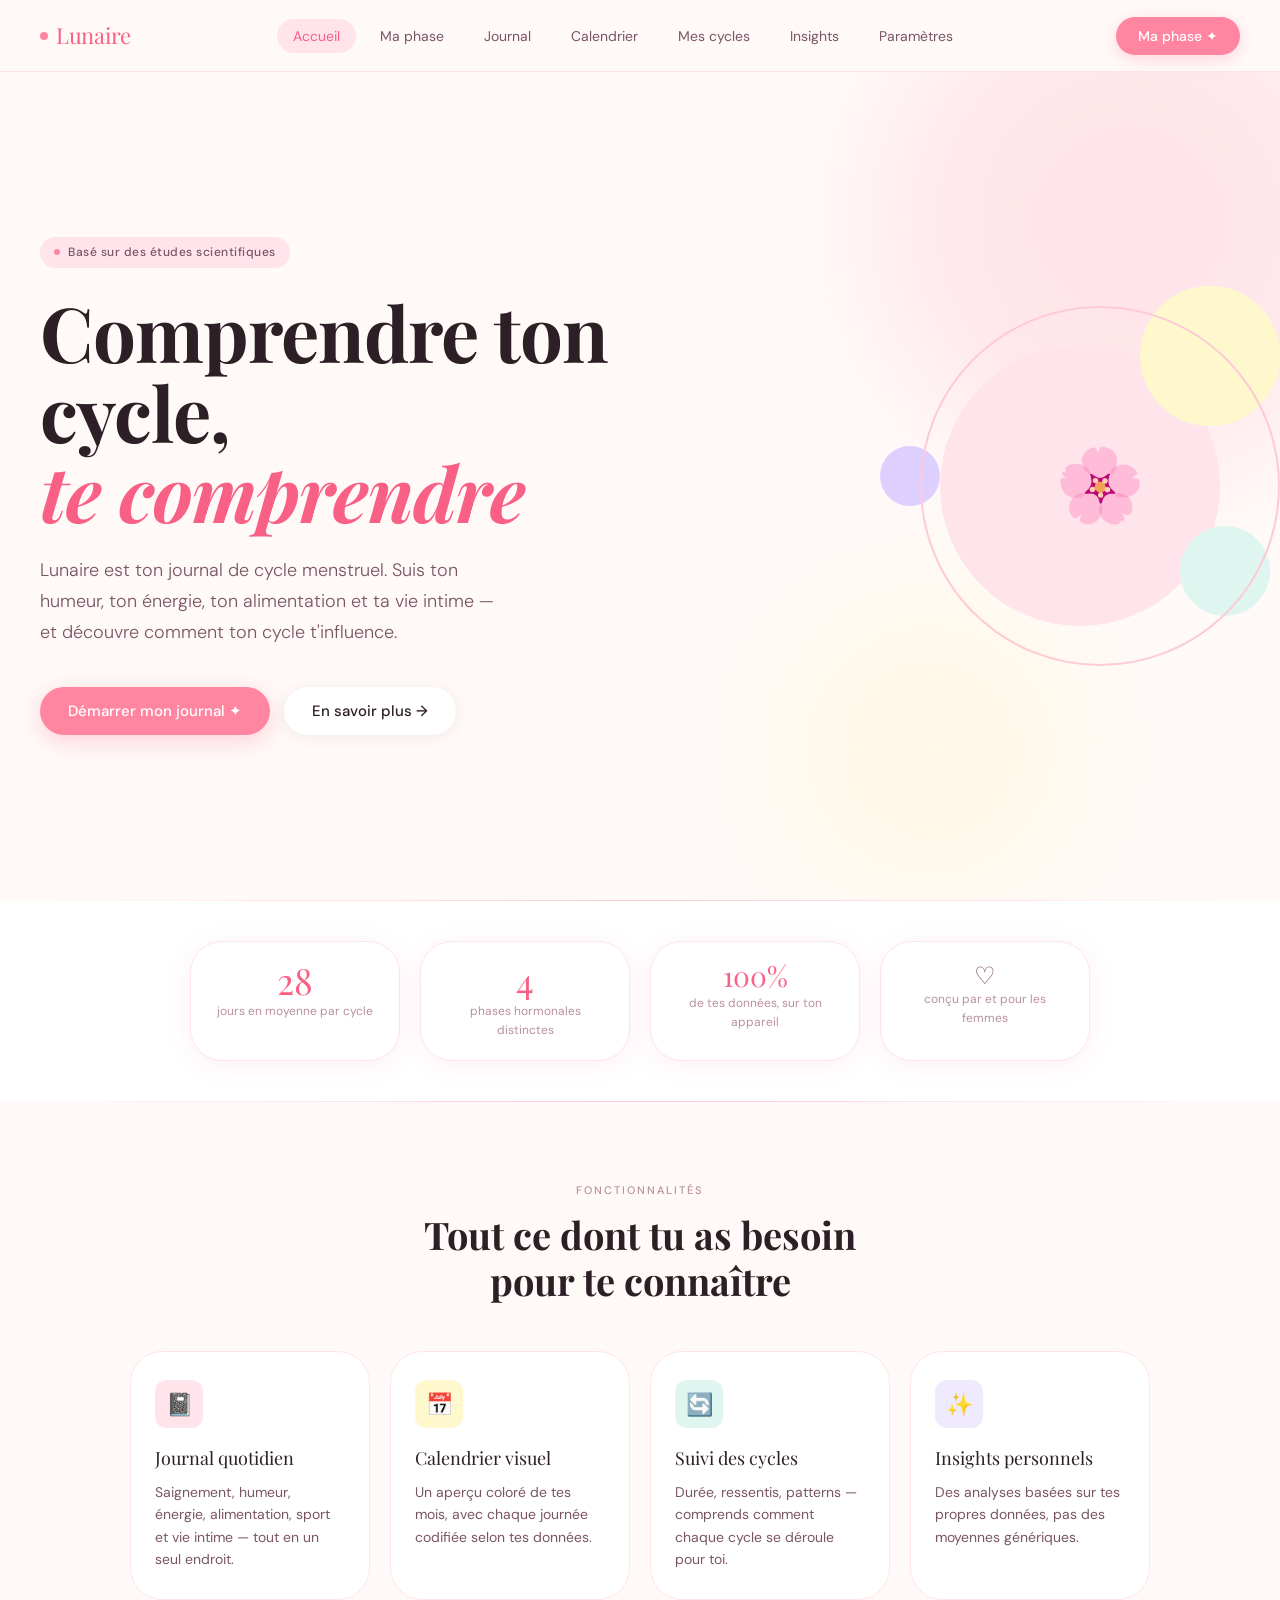
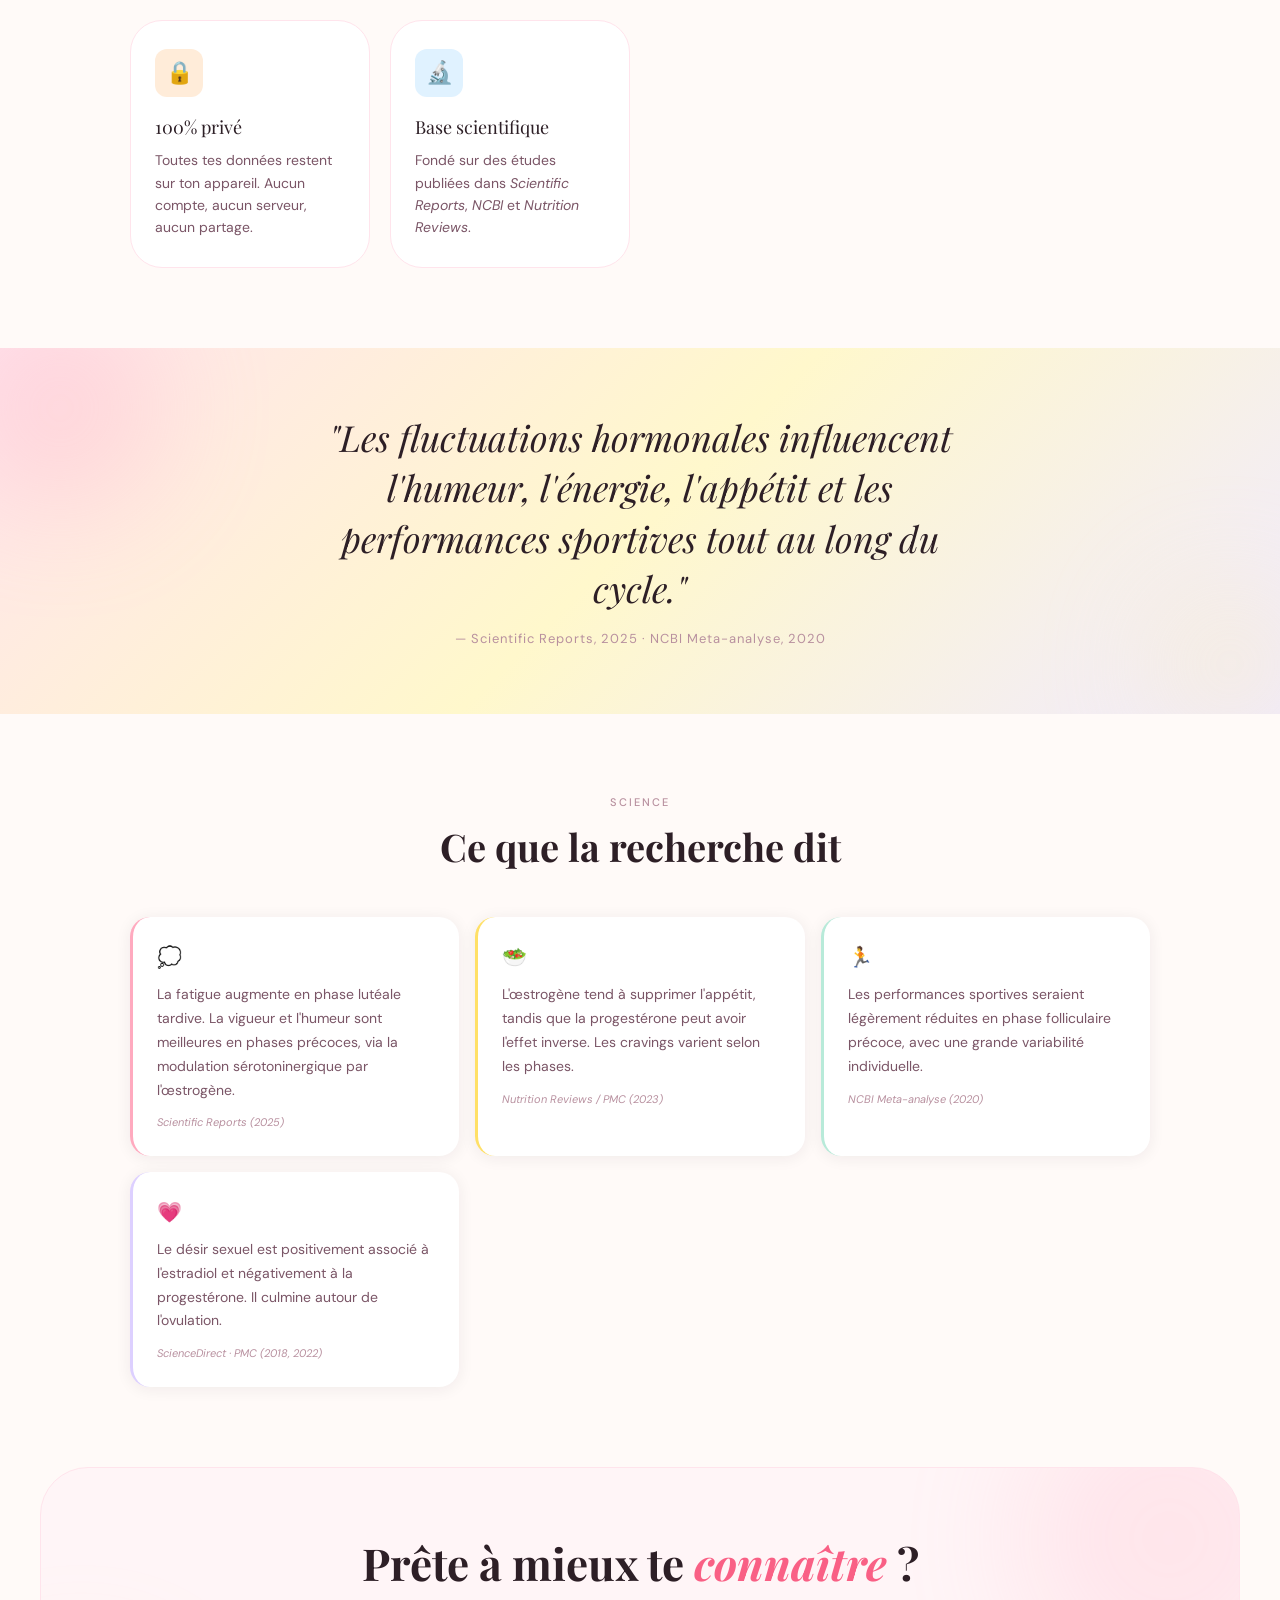
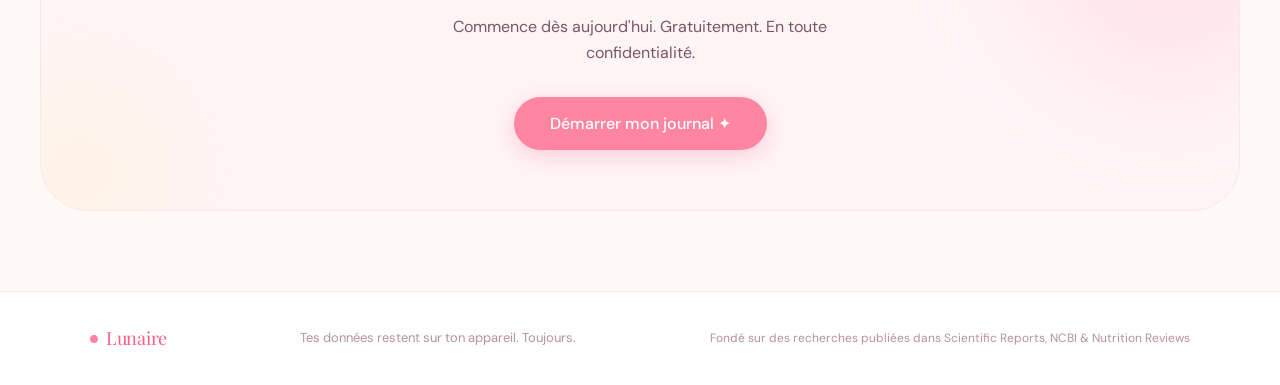
<file: cycle_app/index.html>
<!DOCTYPE html>
<html lang="fr">
<head>
<meta charset="UTF-8">
<meta name="viewport" content="width=device-width, initial-scale=1.0">
<title>Lunaire — Mon cycle menstruel</title>
<link rel="stylesheet" href="css/style.css">
<link rel="stylesheet" href="css/pages.css">
<style>
/* ─── Home page ─── */
.hero {
  position: relative;
  min-height: calc(100vh - var(--nav-h));
  display: flex;
  align-items: center;
  overflow: hidden;
  padding: 80px 40px;
}
.hero-inner {
  position: relative;
  z-index: 1;
  max-width: 620px;
}
.hero-eyebrow {
  display: inline-flex;
  align-items: center;
  gap: 8px;
  background: var(--pink-100);
  color: var(--text-mid);
  padding: 6px 14px;
  border-radius: 99px;
  font-size: 12px;
  font-weight: 500;
  letter-spacing: 0.5px;
  margin-bottom: 24px;
}
.hero-eyebrow .dot { width: 6px; height: 6px; border-radius: 50%; background: var(--pink-400); }
.hero h1 {
  font-family: var(--font-display);
  font-size: clamp(40px, 7vw, 76px);
  line-height: 1.05;
  letter-spacing: -1px;
  color: var(--text-dark);
  margin-bottom: 24px;
}
.hero h1 em { font-style: italic; color: var(--pink-500); }
.hero-sub {
  font-size: 18px;
  font-weight: 300;
  color: var(--text-mid);
  line-height: 1.7;
  margin-bottom: 40px;
  max-width: 460px;
}
.hero-actions {
  display: flex;
  align-items: center;
  gap: 14px;
  flex-wrap: wrap;
}
.hero-visual {
  position: absolute;
  right: -60px;
  top: 50%;
  transform: translateY(-50%);
  width: 480px;
  height: 480px;
  pointer-events: none;
}
.hero-circle {
  position: absolute;
  border-radius: 50%;
  animation: float 6s ease-in-out infinite;
}
@keyframes float {
  0%,100% { transform: translateY(0) rotate(0deg); }
  50% { transform: translateY(-20px) rotate(5deg); }
}
.moon-ring {
  width: 360px; height: 360px;
  top: 50%; left: 50%;
  transform: translate(-50%,-50%);
  border: 2px solid var(--pink-200);
  position: absolute;
  border-radius: 50%;
  animation: spin 30s linear infinite;
}
@keyframes spin { to { transform: translate(-50%,-50%) rotate(360deg); } }

/* Feature grid */
.features-grid {
  display: grid;
  grid-template-columns: repeat(auto-fit, minmax(220px, 1fr));
  gap: 20px;
  margin-top: 0;
}
.feature-card {
  background: var(--white);
  border: 1px solid var(--pink-100);
  border-radius: var(--radius-lg);
  padding: 28px 24px;
  transition: all 0.25s;
  cursor: default;
}
.feature-card:hover {
  transform: translateY(-6px);
  box-shadow: var(--shadow-float);
  border-color: var(--pink-200);
}
.feature-icon {
  width: 48px; height: 48px;
  border-radius: var(--radius-sm);
  display: flex; align-items: center; justify-content: center;
  font-size: 22px;
  margin-bottom: 16px;
}
.feature-title {
  font-family: var(--font-display);
  font-size: 18px;
  margin-bottom: 8px;
  color: var(--text-dark);
}
.feature-desc {
  font-size: 14px;
  color: var(--text-mid);
  line-height: 1.6;
}

/* Quote band */
.quote-band {
  background: linear-gradient(135deg, var(--pink-100) 0%, var(--yellow-100) 50%, var(--lavender-100) 100%);
  padding: 64px 40px;
  text-align: center;
  position: relative;
  overflow: hidden;
}
.quote-text {
  font-family: var(--font-display);
  font-size: clamp(22px, 3vw, 36px);
  font-style: italic;
  color: var(--text-dark);
  max-width: 700px;
  margin: 0 auto 16px;
  line-height: 1.4;
}
.quote-source {
  font-size: 13px;
  color: var(--text-soft);
  letter-spacing: 1px;
}

/* Science section */
.science-grid {
  display: grid;
  grid-template-columns: repeat(auto-fit, minmax(260px, 1fr));
  gap: 16px;
}
.science-card {
  background: var(--white);
  border-radius: var(--radius-md);
  padding: 24px;
  border-left: 3px solid var(--pink-300);
  box-shadow: var(--shadow-card);
}
.science-card.yellow { border-left-color: var(--yellow-300); }
.science-card.mint { border-left-color: var(--mint-200); }
.science-card.lavender { border-left-color: var(--lavender-200); }
.science-source {
  font-size: 11px;
  color: var(--text-soft);
  margin-top: 12px;
  font-style: italic;
}

/* CTA section */
.cta-section {
  background: var(--pink-50);
  border-radius: var(--radius-xl);
  padding: 60px;
  text-align: center;
  margin: 0 40px 80px;
  border: 1px solid var(--pink-100);
  position: relative;
  overflow: hidden;
}
.cta-section h2 {
  font-family: var(--font-display);
  font-size: clamp(28px, 4vw, 44px);
  margin-bottom: 16px;
}
.cta-section h2 em { font-style: italic; color: var(--pink-500); }
.cta-section p {
  color: var(--text-mid);
  font-size: 16px;
  margin-bottom: 32px;
  max-width: 440px;
  margin-left: auto;
  margin-right: auto;
}

@media (max-width: 768px) {
  .hero { flex-direction: column; padding: 40px 20px; min-height: auto; }
  .hero-visual { display: none; }
  .hero h1 { font-size: 40px; }
  .cta-section { margin: 0 20px 60px; padding: 40px 24px; }
  .quote-band { padding: 48px 20px; }
}
</style>
</head>
<body>

<!-- Navigation -->
<nav class="nav">
  <a href="#" class="nav-logo" onclick="navigate('home');return false;">
    <span class="dot"></span>
    Lunaire
  </a>
  <ul class="nav-links">
    <li><a href="#" data-page="home" onclick="navigate('home');return false;">Accueil</a></li>
    <li><a href="#" data-page="phase" onclick="navigate('phase');return false;">Ma phase</a></li>
    <li><a href="#" data-page="journal" onclick="navigate('journal');return false;">Journal</a></li>
    <li><a href="#" data-page="calendrier" onclick="navigate('calendrier');return false;">Calendrier</a></li>
    <li><a href="#" data-page="cycles" onclick="navigate('cycles');return false;">Mes cycles</a></li>
    <li><a href="#" data-page="insights" onclick="navigate('insights');return false;">Insights</a></li>
    <li><a href="#" data-page="parametres" onclick="navigate('parametres');return false;">Paramètres</a></li>
  </ul>
  <button class="nav-cta" onclick="navigate('phase')">Ma phase ✦</button>
  <button class="nav-hamburger" aria-label="Menu">
    <span></span><span></span><span></span>
  </button>
</nav>

<main>

<!-- ══════════════════ HOME ══════════════════ -->
<div class="page" id="page-home">

  <!-- Hero -->
  <section class="hero">
    <div class="blob blob-pink" style="width:500px;height:500px;right:-100px;top:-100px;opacity:0.25"></div>
    <div class="blob blob-yellow" style="width:300px;height:300px;right:200px;bottom:0;opacity:0.2"></div>

    <div class="hero-inner">
      <div class="hero-eyebrow">
        <span class="dot"></span>
        Basé sur des études scientifiques
      </div>
      <h1>Comprendre ton cycle,<br><em>te comprendre</em></h1>
      <p class="hero-sub">Lunaire est ton journal de cycle menstruel. Suis ton humeur, ton énergie, ton alimentation et ta vie intime — et découvre comment ton cycle t'influence.</p>
      <div class="hero-actions">
        <button class="btn btn-primary" onclick="navigate('journal')">Démarrer mon journal ✦</button>
        <button class="btn btn-ghost" onclick="document.getElementById('features').scrollIntoView({behavior:'smooth'})">En savoir plus →</button>
      </div>
    </div>

    <!-- Decorative orbs -->
    <div class="hero-visual">
      <div class="hero-circle" style="width:280px;height:280px;background:var(--pink-100);top:100px;left:80px;animation-delay:0s"></div>
      <div class="hero-circle" style="width:140px;height:140px;background:var(--yellow-100);top:40px;left:280px;animation-delay:-2s;animation-duration:4s"></div>
      <div class="hero-circle" style="width:90px;height:90px;background:var(--mint-100);top:280px;left:320px;animation-delay:-1s;animation-duration:5s"></div>
      <div class="hero-circle" style="width:60px;height:60px;background:var(--lavender-200);top:200px;left:20px;animation-delay:-3s;animation-duration:7s"></div>
      <div class="moon-ring"></div>
      <div style="position:absolute;top:50%;left:50%;transform:translate(-50%,-50%);font-size:72px;line-height:1">🌸</div>
    </div>
  </section>

  <div class="divider"></div>

  <!-- Stats band -->
  <section style="padding:40px;background:var(--white)">
    <div style="max-width:900px;margin:0 auto;display:grid;grid-template-columns:repeat(auto-fit,minmax(180px,1fr));gap:20px">
      <div class="stat-bubble"><div class="stat-num">28</div><div class="stat-label">jours en moyenne par cycle</div></div>
      <div class="stat-bubble"><div class="stat-num">4</div><div class="stat-label">phases hormonales distinctes</div></div>
      <div class="stat-bubble"><div class="stat-num" style="font-size:28px">100%</div><div class="stat-label">de tes données, sur ton appareil</div></div>
      <div class="stat-bubble"><div class="stat-num" style="color:var(--text-mid);font-size:24px">♡</div><div class="stat-label">conçu par et pour les femmes</div></div>
    </div>
  </section>

  <div class="divider"></div>

  <!-- Features -->
  <section class="section" id="features">
    <div style="text-align:center;margin-bottom:48px">
      <div class="label" style="margin-bottom:12px">Fonctionnalités</div>
      <h2 class="heading">Tout ce dont tu as besoin<br>pour te connaître</h2>
    </div>
    <div class="features-grid">
      <div class="feature-card">
        <div class="feature-icon" style="background:var(--pink-100)">📓</div>
        <div class="feature-title">Journal quotidien</div>
        <p class="feature-desc">Saignement, humeur, énergie, alimentation, sport et vie intime — tout en un seul endroit.</p>
      </div>
      <div class="feature-card">
        <div class="feature-icon" style="background:var(--yellow-100)">📅</div>
        <div class="feature-title">Calendrier visuel</div>
        <p class="feature-desc">Un aperçu coloré de tes mois, avec chaque journée codifiée selon tes données.</p>
      </div>
      <div class="feature-card">
        <div class="feature-icon" style="background:var(--mint-100)">🔄</div>
        <div class="feature-title">Suivi des cycles</div>
        <p class="feature-desc">Durée, ressentis, patterns — comprends comment chaque cycle se déroule pour toi.</p>
      </div>
      <div class="feature-card">
        <div class="feature-icon" style="background:var(--lavender-100)">✨</div>
        <div class="feature-title">Insights personnels</div>
        <p class="feature-desc">Des analyses basées sur tes propres données, pas des moyennes génériques.</p>
      </div>
      <div class="feature-card">
        <div class="feature-icon" style="background:var(--peach-100)">🔒</div>
        <div class="feature-title">100% privé</div>
        <p class="feature-desc">Toutes tes données restent sur ton appareil. Aucun compte, aucun serveur, aucun partage.</p>
      </div>
      <div class="feature-card">
        <div class="feature-icon" style="background:var(--sky-100)">🔬</div>
        <div class="feature-title">Base scientifique</div>
        <p class="feature-desc">Fondé sur des études publiées dans <em>Scientific Reports</em>, <em>NCBI</em> et <em>Nutrition Reviews</em>.</p>
      </div>
    </div>
  </section>

  <!-- Quote -->
  <div class="quote-band">
    <div class="blob blob-pink" style="width:200px;height:200px;left:-40px;top:-40px;opacity:0.3"></div>
    <div class="blob blob-yellow" style="width:160px;height:160px;right:-30px;bottom:-30px;opacity:0.3"></div>
    <p class="quote-text">"Les fluctuations hormonales influencent l'humeur, l'énergie, l'appétit et les performances sportives tout au long du cycle."</p>
    <p class="quote-source">— Scientific Reports, 2025 · NCBI Meta-analyse, 2020</p>
  </div>

  <!-- Science -->
  <section class="section">
    <div style="text-align:center;margin-bottom:48px">
      <div class="label" style="margin-bottom:12px">Science</div>
      <h2 class="heading">Ce que la recherche dit</h2>
    </div>
    <div class="science-grid">
      <div class="science-card">
        <div style="font-size:20px;margin-bottom:10px">💭</div>
        <p style="font-size:14px;color:var(--text-mid);line-height:1.7">La fatigue augmente en phase lutéale tardive. La vigueur et l'humeur sont meilleures en phases précoces, via la modulation sérotoninergique par l'œstrogène.</p>
        <p class="science-source">Scientific Reports (2025)</p>
      </div>
      <div class="science-card yellow">
        <div style="font-size:20px;margin-bottom:10px">🥗</div>
        <p style="font-size:14px;color:var(--text-mid);line-height:1.7">L'œstrogène tend à supprimer l'appétit, tandis que la progestérone peut avoir l'effet inverse. Les cravings varient selon les phases.</p>
        <p class="science-source">Nutrition Reviews / PMC (2023)</p>
      </div>
      <div class="science-card mint">
        <div style="font-size:20px;margin-bottom:10px">🏃</div>
        <p style="font-size:14px;color:var(--text-mid);line-height:1.7">Les performances sportives seraient légèrement réduites en phase folliculaire précoce, avec une grande variabilité individuelle.</p>
        <p class="science-source">NCBI Meta-analyse (2020)</p>
      </div>
      <div class="science-card lavender">
        <div style="font-size:20px;margin-bottom:10px">💗</div>
        <p style="font-size:14px;color:var(--text-mid);line-height:1.7">Le désir sexuel est positivement associé à l'estradiol et négativement à la progestérone. Il culmine autour de l'ovulation.</p>
        <p class="science-source">ScienceDirect · PMC (2018, 2022)</p>
      </div>
    </div>
  </section>

  <!-- CTA -->
  <div class="cta-section">
    <div class="blob blob-pink" style="width:300px;height:300px;right:-80px;top:-80px;opacity:0.2"></div>
    <div class="blob blob-yellow" style="width:200px;height:200px;left:-60px;bottom:-60px;opacity:0.2"></div>
    <h2>Prête à mieux te <em>connaître</em> ?</h2>
    <p>Commence dès aujourd'hui. Gratuitement. En toute confidentialité.</p>
    <button class="btn btn-primary" style="font-size:16px;padding:16px 36px" onclick="navigate('journal')">Démarrer mon journal ✦</button>
  </div>

</div>

<!-- ══════════════════ JOURNAL ══════════════════ -->
<div class="page" id="page-journal">
  <div class="section section-narrow">

    <!-- Date navigation header -->
    <div class="journal-header">
      <div>
        <div class="label" style="margin-bottom:6px">Journal</div>
        <div style="display:flex;align-items:center;gap:10px;flex-wrap:wrap">
          <h1 class="heading" id="journal-date" style="font-size:clamp(22px,4vw,34px)"></h1>
          <span id="journal-data-pill" style="display:none;align-items:center;gap:4px;background:var(--mint-100);color:#1a6045;font-size:11px;font-weight:500;padding:3px 10px;border-radius:99px;border:1px solid var(--mint-200)">✓ données</span>
        </div>
        <div id="journal-date-sub" style="font-size:13px;color:var(--text-soft);margin-top:2px;text-transform:capitalize"></div>
      </div>
      <div id="journal-cycleday"></div>
    </div>

    <!-- Strip 14 derniers jours -->
    <div class="recent-days-wrapper">
      <div id="recent-days-strip" class="recent-days-strip"></div>
    </div>

    <!-- Navigation prev / date picker / next -->
    <div class="journal-date-controls">
      <button class="jnav-btn" id="journal-prev-btn" onclick="journalNavDay(-1)" title="Jour précédent">‹</button>
      <div class="jnav-center">
        <label for="journal-date-picker" class="jnav-pick-label">Aller au</label>
        <input type="date" id="journal-date-picker" class="jnav-picker" onchange="journalPickDate(this.value)">
      </div>
      <button class="jnav-btn" id="journal-next-btn" onclick="journalNavDay(1)" title="Jour suivant">›</button>
    </div>

    <!-- Saignement -->
    <div class="journal-card">
      <div class="jcard-title"><span>🩸</span> Saignement</div>
      <div class="chip-group" id="bleeding-chips" style="margin-bottom:12px">
        <button class="chip period-chip" data-value="Règles légères" onclick="toggleChip(this,'bleeding',true)">Règles légères</button>
        <button class="chip period-chip" data-value="Règles moyennes" onclick="toggleChip(this,'bleeding',true)">Règles moyennes</button>
        <button class="chip period-chip" data-value="Règles abondantes" onclick="toggleChip(this,'bleeding',true)">Règles abondantes</button>
        <button class="chip" data-value="Spotting" onclick="toggleChip(this,'bleeding',true)">Spotting</button>
        <button class="chip" data-value="Rien" onclick="toggleChip(this,'bleeding',true)">Rien</button>
      </div>
      <!-- Texture (visible si règles sélectionnées) -->
      <div id="bleeding-detail" style="display:none">
        <div style="font-size:12px;color:var(--text-soft);margin-bottom:8px;margin-top:4px">Texture</div>
        <div class="chip-group" id="bleeding-texture-chips" style="margin-bottom:14px">
          <button class="chip period-chip" data-value="Fluide" onclick="toggleChip(this,'bleeding_texture',true)">Fluide</button>
          <button class="chip period-chip" data-value="Caillots" onclick="toggleChip(this,'bleeding_texture',true)">Caillots</button>
          <button class="chip period-chip" data-value="Crémeux" onclick="toggleChip(this,'bleeding_texture',true)">Crémeux</button>
          <button class="chip period-chip" data-value="Épais" onclick="toggleChip(this,'bleeding_texture',true)">Épais</button>
          <button class="chip period-chip" data-value="Aqueux" onclick="toggleChip(this,'bleeding_texture',true)">Aqueux</button>
          <button class="chip period-chip" data-value="Filant" onclick="toggleChip(this,'bleeding_texture',true)">Filant</button>
        </div>
        <div style="font-size:12px;color:var(--text-soft);margin-bottom:8px">Douleurs</div>
        <div class="chip-group" id="pain-chips">
          <button class="chip" data-value="Crampes légères" onclick="toggleChip(this,'pain',false)">Crampes légères</button>
          <button class="chip" data-value="Crampes intenses" onclick="toggleChip(this,'pain',false)">Crampes intenses</button>
          <button class="chip" data-value="Douleurs lombaires" onclick="toggleChip(this,'pain',false)">Douleurs lombaires</button>
          <button class="chip" data-value="Douleurs pelviennes" onclick="toggleChip(this,'pain',false)">Douleurs pelviennes</button>
          <button class="chip" data-value="Maux de tête" onclick="toggleChip(this,'pain',false)">Maux de tête</button>
          <button class="chip" data-value="Nausées" onclick="toggleChip(this,'pain',false)">Nausées</button>
          <button class="chip" data-value="Seins douloureux" onclick="toggleChip(this,'pain',false)">Seins douloureux</button>
          <button class="chip" data-value="Aucune douleur" onclick="toggleChip(this,'pain',false)">Aucune douleur 🙏</button>
        </div>
      </div>
    </div>

    <!-- Humeur -->
    <div class="journal-card">
      <div class="jcard-title"><span>💭</span> Humeur & ressentis</div>
      <div class="chip-group" id="mood-chips">
        <button class="chip" data-value="Joyeuse" onclick="toggleChip(this,'mood',false)">Joyeuse</button>
        <button class="chip" data-value="Motivée" onclick="toggleChip(this,'mood',false)">Motivée</button>
        <button class="chip" data-value="Créative" onclick="toggleChip(this,'mood',false)">Créative</button>
        <button class="chip" data-value="Sociable" onclick="toggleChip(this,'mood',false)">Sociable</button>
        <button class="chip" data-value="Calme" onclick="toggleChip(this,'mood',false)">Calme</button>
        <button class="chip" data-value="Fatiguée" onclick="toggleChip(this,'mood',false)">Fatiguée</button>
        <button class="chip" data-value="Irritable" onclick="toggleChip(this,'mood',false)">Irritable</button>
        <button class="chip" data-value="Anxieuse" onclick="toggleChip(this,'mood',false)">Anxieuse</button>
        <button class="chip" data-value="Triste" onclick="toggleChip(this,'mood',false)">Triste</button>
        <button class="chip" data-value="Sensible" onclick="toggleChip(this,'mood',false)">Sensible</button>
        <button class="chip" data-value="Ballonnée" onclick="toggleChip(this,'mood',false)">Ballonnée</button>
        <button class="chip" data-value="Douleurs" onclick="toggleChip(this,'mood',false)">Douleurs</button>
      </div>
      <div class="slider-row">
        <span class="slider-label">Énergie</span>
        <input type="range" id="energy-slider" min="1" max="10" value="5" step="1"
          oninput="updateSlider('energy-slider','energy','energy-val')">
        <span class="slider-val" id="energy-val">5</span>
        <span style="font-size:12px;color:var(--text-soft)">/10</span>
      </div>
    </div>

    <!-- Alimentation -->
    <div class="journal-card">
      <div class="jcard-title"><span>🥗</span> Alimentation</div>
      <div class="chip-group" id="food-chips">
        <button class="chip yellow" data-value="Faim intense" onclick="toggleChip(this,'food',false)">Faim intense</button>
        <button class="chip yellow" data-value="Peu d'appétit" onclick="toggleChip(this,'food',false)">Peu d'appétit</button>
        <button class="chip yellow" data-value="Dégoût" onclick="toggleChip(this,'food',false)">Dégoût</button>
        <button class="chip yellow" data-value="Craving sucré" onclick="toggleChip(this,'food',false)">Craving sucré 🍫</button>
        <button class="chip yellow" data-value="Craving salé" onclick="toggleChip(this,'food',false)">Craving salé 🧂</button>
        <button class="chip yellow" data-value="Craving gras" onclick="toggleChip(this,'food',false)">Craving gras 🍟</button>
        <button class="chip yellow" data-value="Craving chocolat" onclick="toggleChip(this,'food',false)">Craving chocolat 🍫</button>
        <button class="chip yellow" data-value="Équilibré" onclick="toggleChip(this,'food',false)">Équilibré ✓</button>
      </div>
    </div>

    <!-- Sport -->
    <div class="journal-card">
      <div class="jcard-title" style="justify-content:space-between">
        <span><span>🏃</span> Activité physique</span>
        <a href="#" onclick="navigate('parametres');return false;" style="font-size:11px;color:var(--text-soft);font-weight:400;text-decoration:underline;text-underline-offset:3px">Gérer mes sports</a>
      </div>
      <div class="chip-group" id="sport-done-chips">
        <button class="chip mint" data-value="Oui" onclick="toggleChip(this,'sport_done',true)">J'ai fait du sport</button>
        <button class="chip" data-value="Non" onclick="toggleChip(this,'sport_done',true)">Pas de sport</button>
      </div>
      <div id="sport-detail" style="display:none;margin-top:16px">
        <!-- Chips des sports favoris (injectés dynamiquement) -->
        <div class="chip-group" id="sport-type-chips" style="margin-bottom:8px"></div>
        <!-- Lien "autres sports" -->
        <div id="sport-others-toggle" style="margin-bottom:12px">
          <button class="sport-more-btn" onclick="toggleOtherSports()">
            <span id="sport-others-arrow">+</span> Autre sport non listé
          </button>
        </div>
        <!-- Autres sports dépliables -->
        <div id="sport-others-panel" style="display:none;margin-bottom:12px">
          <div class="chip-group" id="sport-others-chips"></div>
        </div>
        <div class="slider-row">
          <span class="slider-label">Performance</span>
          <input type="range" id="perf-slider" min="1" max="10" value="5" step="1"
            oninput="updateSlider('perf-slider','sport_perf','perf-val')">
          <span class="slider-val" id="perf-val">5</span>
          <span style="font-size:12px;color:var(--text-soft)">/10</span>
        </div>
        <div class="slider-row">
          <span class="slider-label">Motivation</span>
          <input type="range" id="motiv-slider" min="1" max="10" value="5" step="1"
            oninput="updateSlider('motiv-slider','sport_motiv','motiv-val')">
          <span class="slider-val" id="motiv-val">5</span>
          <span style="font-size:12px;color:var(--text-soft)">/10</span>
        </div>
      </div>
    </div>

    <!-- Sommeil -->
    <div class="journal-card">
      <div class="jcard-title"><span>🌙</span> Sommeil</div>
      <div class="chip-group" id="sleep-quality-chips" style="margin-bottom:12px">
        <button class="chip" data-value="Très bien dormi" onclick="toggleChip(this,'sleep_quality',true)">😴 Très bien</button>
        <button class="chip" data-value="Bien dormi" onclick="toggleChip(this,'sleep_quality',true)">🙂 Bien</button>
        <button class="chip" data-value="Moyen" onclick="toggleChip(this,'sleep_quality',true)">😐 Moyen</button>
        <button class="chip" data-value="Mal dormi" onclick="toggleChip(this,'sleep_quality',true)">😩 Mal</button>
        <button class="chip" data-value="Insomnie" onclick="toggleChip(this,'sleep_quality',true)">🌑 Insomnie</button>
      </div>
      <div class="sleep-detail">
        <div class="sleep-duration-row">
          <span style="font-size:13px;color:var(--text-soft)">Durée estimée</span>
          <div class="sleep-hours-picker">
            <button class="sleep-h-btn" onclick="adjustSleepHours(-0.5)">−</button>
            <span id="sleep-hours-display">7h</span>
            <button class="sleep-h-btn" onclick="adjustSleepHours(0.5)">+</button>
          </div>
        </div>
        <div class="chip-group" id="sleep-issues-chips" style="margin-top:10px">
          <button class="chip" data-value="Réveils nocturnes" onclick="toggleChip(this,'sleep_issues',false)">Réveils nocturnes</button>
          <button class="chip" data-value="Difficultés endormissement" onclick="toggleChip(this,'sleep_issues',false)">Difficultés à m'endormir</button>
          <button class="chip" data-value="Cauchemars" onclick="toggleChip(this,'sleep_issues',false)">Cauchemars</button>
          <button class="chip" data-value="Sueurs nocturnes" onclick="toggleChip(this,'sleep_issues',false)">Sueurs nocturnes</button>
          <button class="chip" data-value="Rêves intenses" onclick="toggleChip(this,'sleep_issues',false)">Rêves intenses</button>
          <button class="chip" data-value="Sommeil réparateur" onclick="toggleChip(this,'sleep_issues',false)">Sommeil réparateur ✓</button>
        </div>
      </div>
    </div>

    <!-- Vie intime -->
    <div class="journal-card">
      <div class="jcard-title"><span>💗</span> Vie intime</div>
      <div class="chip-group" id="sex-chips">
        <button class="chip lavender" data-value="Désir élevé" onclick="toggleChip(this,'sex',false)">Désir élevé</button>
        <button class="chip lavender" data-value="Désir modéré" onclick="toggleChip(this,'sex',false)">Désir modéré</button>
        <button class="chip lavender" data-value="Peu de désir" onclick="toggleChip(this,'sex',false)">Peu de désir</button>
        <button class="chip lavender" data-value="Rapport sexuel" onclick="toggleChip(this,'sex',false)">Rapport sexuel</button>
        <button class="chip lavender" data-value="Préliminaires" onclick="toggleChip(this,'sex',false)">Préliminaires</button>
        <button class="chip lavender" data-value="Masturbation" onclick="toggleChip(this,'sex',false)">Masturbation</button>
        <button class="chip" data-value="Aucune activité" onclick="toggleChip(this,'sex',false)">Aucune activité</button>
      </div>
    </div>

    <!-- Notes -->
    <div class="journal-card">
      <div class="jcard-title"><span>📝</span> Note libre</div>
      <textarea class="textarea" id="journal-notes" rows="3" placeholder="Comment tu te sens aujourd'hui ? Quelque chose de particulier à noter..."></textarea>
    </div>

    <button class="btn btn-primary" id="save-btn" onclick="saveJournal()" style="width:100%;justify-content:center;font-size:16px;padding:16px">
      Enregistrer ma journée ✦
    </button>
  </div>
</div>

<!-- ══════════════════ CALENDRIER ══════════════════ -->
<div class="page" id="page-calendrier">
  <div class="section">
    <div class="label" style="margin-bottom:8px">Calendrier</div>
    <h1 class="heading" style="margin-bottom:32px">Vue d'ensemble</h1>

    <div class="cal-wrapper">
      <div class="cal-panel">
        <div class="cal-nav">
          <button class="cal-nav-btn" onclick="calNav(-1)">‹</button>
          <span class="cal-month-title" id="cal-title"></span>
          <button class="cal-nav-btn" onclick="calNav(1)">›</button>
        </div>

        <div class="cal-legend">
          <span class="cal-legend-item"><span class="cal-leg-dot" style="background:var(--pink-400)"></span>Règles</span>
          <span class="cal-legend-item"><span class="cal-leg-dot" style="background:var(--yellow-300)"></span>Spotting</span>
          <span class="cal-legend-item"><span class="cal-leg-dot" style="background:var(--mint-200)"></span>Données</span>
        </div>

        <div class="cal-weekdays">
          <div>L</div><div>M</div><div>M</div><div>J</div><div>V</div><div>S</div><div>D</div>
        </div>
        <div class="cal-grid" id="cal-grid"></div>
      </div>

      <div class="cal-detail-panel">
        <div class="label" style="margin-bottom:12px">Détail</div>
        <div id="day-panel" class="day-panel-placeholder">
          <p style="color:var(--text-soft);font-size:14px">Sélectionne un jour pour voir le détail</p>
        </div>
      </div>
    </div>
  </div>
</div>

<!-- ══════════════════ CYCLES ══════════════════ -->
<div class="page" id="page-cycles">
  <div class="section">
    <div class="label" style="margin-bottom:8px">Mes cycles</div>
    <h1 class="heading" style="margin-bottom:8px">Historique & analyse</h1>
    <p class="subheading" style="margin-bottom:40px;font-size:16px">Chaque cycle raconté par tes données.</p>
    <div id="cycles-container"></div>
  </div>
</div>

<!-- ══════════════════ INSIGHTS ══════════════════ -->
<div class="page" id="page-insights">
  <div class="section">
    <div class="label" style="margin-bottom:8px">Insights</div>
    <h1 class="heading" style="margin-bottom:8px">Ce que tes données révèlent</h1>
    <p class="subheading" style="margin-bottom:40px;font-size:16px">Analyse personnalisée basée sur ton journal.</p>
    <div id="insights-container"></div>
  </div>
</div>

<!-- ══════════════════ PARAMÈTRES ══════════════════ -->
<div class="page" id="page-parametres">
  <div class="section section-narrow">
    <div class="label" style="margin-bottom:8px">Paramètres</div>
    <h1 class="heading" style="margin-bottom:6px">Paramètres & import</h1>
    <p class="subheading" style="margin-bottom:36px;font-size:15px">Gère tes sports favoris et importe ton historique Apple Health.</p>

    <!-- ── Import Apple Health ── -->
    <div class="param-card" style="margin-bottom:16px;border-color:var(--lavender-200);background:var(--lavender-100)">
      <div class="param-card-header" style="margin-bottom:14px">
        <div>
          <div class="param-card-title">📱 Importer depuis Apple Health</div>
          <div class="param-card-sub">Glisse-dépose ton export PDF Apple Santé pour pré-remplir ton historique de cycles</div>
        </div>
      </div>

      <!-- Zone de drop -->
      <div class="import-drop-zone" id="import-drop-zone"
        ondragover="event.preventDefault();this.classList.add('drag-over')"
        ondragleave="this.classList.remove('drag-over')"
        ondrop="handleImportDrop(event)">
        <div class="import-drop-icon">📄</div>
        <div class="import-drop-title">Glisse ton fichier ici</div>
        <div class="import-drop-sub">ou</div>
        <label class="import-file-btn">
          Choisir un fichier
          <input type="file" accept=".pdf,.xml" style="display:none" onchange="handleImportFile(this)">
        </label>
        <div class="import-drop-hint">PDF Apple Santé · export.xml (recommandé pour le sommeil)</div>
      </div>

      <!-- Guide d'export -->
      <div class="import-guide">
        <div class="import-guide-title">📱 Comment exporter depuis Apple Santé ?</div>
        <div class="import-guide-steps">
          <div class="import-guide-step">
            <span class="import-guide-num">1</span>
            <span>Ouvre l'app <strong>Santé</strong> sur ton iPhone</span>
          </div>
          <div class="import-guide-step">
            <span class="import-guide-num">2</span>
            <span>Tape sur ton <strong>avatar</strong> en haut à droite</span>
          </div>
          <div class="import-guide-step">
            <span class="import-guide-num">3</span>
            <span>Défile vers le bas → <strong>Exporter les données de santé</strong></span>
          </div>
          <div class="import-guide-step">
            <span class="import-guide-num">4</span>
            <span>Un fichier ZIP est créé → décompresse-le et importe <strong>export.xml</strong></span>
          </div>
        </div>
        <div class="import-guide-note">Le fichier export.xml contient tes règles <em>et</em> ton sommeil. Le PDF ne contient que les cycles.</div>
      </div>

      <!-- Résultat de l'import -->
      <div id="import-result" style="display:none;margin-top:16px"></div>
    </div>

    <!-- Sports par défaut sélectionnables -->
    <div class="param-card">
      <div class="param-card-header">
        <div>
          <div class="param-card-title">Sports disponibles</div>
          <div class="param-card-sub">Coche ceux que tu pratiques habituellement</div>
        </div>
        <span id="fav-count-badge" class="fav-count-badge">0 sélectionnés</span>
      </div>
      <div class="sports-grid" id="sports-master-grid"></div>
    </div>

    <!-- Ajouter un sport personnalisé -->
    <div class="param-card" style="margin-top:16px">
      <div class="param-card-title" style="margin-bottom:4px">Ajouter un sport personnalisé</div>
      <div class="param-card-sub" style="margin-bottom:16px">Il sera ajouté à la liste et disponible dans ton journal</div>
      <div class="custom-sport-row">
        <input type="text" id="custom-sport-input" class="input" placeholder="Ex: Escalade, Équitation, Boxe..."
          maxlength="30" onkeydown="if(event.key==='Enter')addCustomSport()">
        <select id="custom-sport-emoji" class="input" style="width:72px;padding:12px 8px;flex-shrink:0">
          <option>🏅</option><option>💪</option><option>🏃</option><option>🧘</option>
          <option>🚴</option><option>🏊</option><option>⚽</option><option>🎾</option>
          <option>🥊</option><option>🧗</option><option>🤸</option><option>🎿</option>
          <option>🛹</option><option>🤽</option><option>🏇</option><option>🎯</option>
        </select>
        <button class="btn btn-primary" style="padding:12px 20px;white-space:nowrap" onclick="addCustomSport()">Ajouter</button>
      </div>
    </div>

    <!-- Mes sports favoris (résumé) -->
    <div class="param-card" id="fav-summary-card" style="margin-top:16px;display:none">
      <div class="param-card-title" style="margin-bottom:12px">Mes sports favoris — aperçu journal</div>
      <div class="chip-group" id="fav-preview-chips"></div>
      <p style="font-size:12px;color:var(--text-soft);margin-top:12px">Ce sont les sports qui apparaîtront dans ton journal quotidien.</p>
    </div>

  </div>
</div>

<!-- ══════════════════ MA PHASE ══════════════════ -->
<div class="page" id="page-phase">
  <div id="phase-container"></div>
</div>

</main>

<!-- Toast -->
<div class="toast" id="toast"></div>

<!-- Footer -->
<footer style="background:var(--white);border-top:1px solid var(--pink-100);padding:32px 40px;margin-top:40px">
  <div style="max-width:1100px;margin:0 auto;display:flex;align-items:center;justify-content:space-between;flex-wrap:wrap;gap:16px">
    <div class="nav-logo" style="font-size:18px"><span class="dot"></span>Lunaire</div>
    <p style="font-size:13px;color:var(--text-soft)">Tes données restent sur ton appareil. Toujours.</p>
    <p style="font-size:12px;color:var(--text-soft)">Fondé sur des recherches publiées dans Scientific Reports, NCBI & Nutrition Reviews</p>
  </div>
</footer>

<script src="js/app.js"></script>
<script src="js/journal.js"></script>
<script src="js/pages.js"></script>
<script src="js/parametres.js"></script>
<script src="js/phase.js"></script>
<script src="js/import.js"></script>
</body>
</html>
</file>
<file: cycle_app/css/style.css>
@import url('https://fonts.googleapis.com/css2?family=Playfair+Display:ital,wght@0,400;0,500;0,600;1,400;1,500&family=DM+Sans:ital,wght@0,300;0,400;0,500;1,300&display=swap');

/* ─── Design tokens ─── */
:root {
  --pink-50:  #fff5f7;
  --pink-100: #ffe4ec;
  --pink-200: #ffcad8;
  --pink-300: #ffaabf;
  --pink-400: #ff85a1;
  --pink-500: #f96085;

  --yellow-50:  #fffdf0;
  --yellow-100: #fff8cc;
  --yellow-200: #fff0a0;
  --yellow-300: #ffe066;

  --peach-100: #ffecd9;
  --peach-200: #ffd4b0;
  --lavender-100: #f0eaff;
  --lavender-200: #ddd0ff;
  --mint-100: #dff5ef;
  --mint-200: #b8ead9;
  --sky-100: #e0f2ff;

  --white: #ffffff;
  --cream: #fffaf8;
  --text-dark: #2d1f26;
  --text-mid:  #7a5566;
  --text-soft: #b8909f;

  --radius-sm: 12px;
  --radius-md: 20px;
  --radius-lg: 32px;
  --radius-xl: 48px;

  --shadow-soft: 0 4px 24px rgba(249, 96, 133, 0.10);
  --shadow-card: 0 2px 16px rgba(45, 31, 38, 0.07);
  --shadow-float: 0 8px 40px rgba(249, 96, 133, 0.18);

  --font-display: 'Playfair Display', Georgia, serif;
  --font-body: 'DM Sans', sans-serif;

  --nav-h: 72px;
}

/* ─── Reset ─── */
*, *::before, *::after { box-sizing: border-box; margin: 0; padding: 0; }
html { scroll-behavior: smooth; }
body {
  font-family: var(--font-body);
  background: var(--cream);
  color: var(--text-dark);
  line-height: 1.6;
  overflow-x: hidden;
}
a { text-decoration: none; color: inherit; }
button { cursor: pointer; font-family: var(--font-body); }
img { max-width: 100%; display: block; }

/* ─── Scrollbar ─── */
::-webkit-scrollbar { width: 6px; }
::-webkit-scrollbar-track { background: var(--pink-50); }
::-webkit-scrollbar-thumb { background: var(--pink-300); border-radius: 99px; }

/* ─── Navigation ─── */
.nav {
  position: fixed; top: 0; left: 0; right: 0; z-index: 100;
  height: var(--nav-h);
  display: flex; align-items: center; justify-content: space-between;
  padding: 0 40px;
  background: rgba(255,250,248,0.85);
  backdrop-filter: blur(16px);
  border-bottom: 1px solid var(--pink-100);
}
.nav-logo {
  font-family: var(--font-display);
  font-size: 22px;
  color: var(--pink-500);
  display: flex; align-items: center; gap: 8px;
  letter-spacing: -0.3px;
}
.nav-logo .dot {
  width: 8px; height: 8px; border-radius: 50%;
  background: var(--pink-400);
  animation: pulse 2s ease-in-out infinite;
}
@keyframes pulse {
  0%,100% { transform: scale(1); opacity:1; }
  50% { transform: scale(1.4); opacity:0.6; }
}
.nav-links {
  display: flex; align-items: center; gap: 8px;
  list-style: none;
}
.nav-links a {
  padding: 8px 16px;
  font-size: 14px;
  font-weight: 400;
  color: var(--text-mid);
  border-radius: 99px;
  transition: all 0.2s;
}
.nav-links a:hover, .nav-links a.active {
  background: var(--pink-100);
  color: var(--pink-500);
}
.nav-cta {
  padding: 10px 22px;
  background: var(--pink-400);
  color: white;
  border-radius: 99px;
  font-size: 14px;
  font-weight: 500;
  border: none;
  transition: all 0.2s;
  box-shadow: 0 4px 16px rgba(249,96,133,0.25);
}
.nav-cta:hover {
  background: var(--pink-500);
  transform: translateY(-1px);
  box-shadow: 0 6px 20px rgba(249,96,133,0.35);
}
.nav-hamburger {
  display: none;
  flex-direction: column; gap: 5px;
  background: none; border: none; padding: 4px;
}
.nav-hamburger span {
  display: block; width: 22px; height: 2px;
  background: var(--text-mid); border-radius: 2px;
  transition: all 0.3s;
}

/* ─── Main layout ─── */
main { padding-top: var(--nav-h); min-height: 100vh; }
.page { display: none; animation: fadeIn 0.4s ease; }
.page.active { display: block; }
@keyframes fadeIn { from { opacity:0; transform:translateY(8px); } to { opacity:1; transform:translateY(0); } }

/* ─── Section helpers ─── */
.section { padding: 80px 40px; max-width: 1100px; margin: 0 auto; }
.section-narrow { max-width: 780px; }
.section-full { max-width: 100%; padding-left: 0; padding-right: 0; }

/* ─── Typography ─── */
.display {
  font-family: var(--font-display);
  font-size: clamp(38px, 6vw, 72px);
  line-height: 1.1;
  letter-spacing: -0.5px;
  color: var(--text-dark);
}
.display em { font-style: italic; color: var(--pink-500); }
.heading {
  font-family: var(--font-display);
  font-size: clamp(24px, 3vw, 38px);
  line-height: 1.2;
  color: var(--text-dark);
}
.subheading {
  font-size: 18px;
  font-weight: 300;
  color: var(--text-mid);
  line-height: 1.7;
}
.label {
  font-size: 11px;
  font-weight: 500;
  letter-spacing: 2px;
  text-transform: uppercase;
  color: var(--text-soft);
}

/* ─── Buttons ─── */
.btn {
  display: inline-flex; align-items: center; gap: 8px;
  padding: 14px 28px;
  border-radius: 99px;
  font-size: 15px;
  font-weight: 500;
  border: none;
  transition: all 0.22s;
  cursor: pointer;
}
.btn-primary {
  background: var(--pink-400);
  color: white;
  box-shadow: 0 6px 24px rgba(249,96,133,0.28);
}
.btn-primary:hover {
  background: var(--pink-500);
  transform: translateY(-2px);
  box-shadow: 0 10px 32px rgba(249,96,133,0.38);
}
.btn-outline {
  background: transparent;
  color: var(--pink-500);
  border: 1.5px solid var(--pink-300);
}
.btn-outline:hover {
  background: var(--pink-50);
  border-color: var(--pink-400);
}
.btn-ghost {
  background: var(--white);
  color: var(--text-dark);
  box-shadow: var(--shadow-card);
}
.btn-ghost:hover { transform: translateY(-2px); box-shadow: var(--shadow-soft); }

/* ─── Cards ─── */
.card {
  background: var(--white);
  border-radius: var(--radius-lg);
  padding: 28px;
  box-shadow: var(--shadow-card);
  border: 1px solid var(--pink-100);
  transition: all 0.25s;
}
.card:hover {
  transform: translateY(-4px);
  box-shadow: var(--shadow-float);
}
.card-pink { background: var(--pink-50); border-color: var(--pink-200); }
.card-yellow { background: var(--yellow-50); border-color: var(--yellow-200); }
.card-peach { background: var(--peach-100); border-color: var(--peach-200); }
.card-lavender { background: var(--lavender-100); border-color: var(--lavender-200); }
.card-mint { background: var(--mint-100); border-color: var(--mint-200); }

/* ─── Chips ─── */
.chip {
  display: inline-flex; align-items: center;
  padding: 6px 14px;
  border-radius: 99px;
  font-size: 13px;
  font-weight: 400;
  border: 1.5px solid transparent;
  cursor: pointer;
  transition: all 0.15s;
  background: var(--pink-100);
  color: var(--text-mid);
}
.chip:hover { border-color: var(--pink-300); color: var(--pink-500); }
.chip.active {
  background: var(--pink-400);
  color: white;
  border-color: var(--pink-400);
}
.chip.yellow { background: var(--yellow-100); }
.chip.yellow.active { background: var(--yellow-300); color: var(--text-dark); border-color: var(--yellow-300); }
.chip.mint { background: var(--mint-100); }
.chip.mint.active { background: var(--mint-200); color: #1a5c48; border-color: var(--mint-200); }
.chip.lavender { background: var(--lavender-100); }
.chip.lavender.active { background: var(--lavender-200); color: #5a3fa0; border-color: var(--lavender-200); }

/* ─── Form elements ─── */
.input, .textarea, .select {
  width: 100%;
  padding: 12px 16px;
  border: 1.5px solid var(--pink-200);
  border-radius: var(--radius-sm);
  font-family: var(--font-body);
  font-size: 14px;
  color: var(--text-dark);
  background: var(--white);
  transition: border-color 0.2s;
  outline: none;
}
.input:focus, .textarea:focus, .select:focus {
  border-color: var(--pink-400);
  box-shadow: 0 0 0 3px rgba(249,96,133,0.10);
}
.input::placeholder, .textarea::placeholder { color: var(--text-soft); }
.textarea { resize: vertical; min-height: 90px; }

/* ─── Range slider ─── */
input[type=range] {
  -webkit-appearance: none;
  width: 100%; height: 4px;
  background: var(--pink-200);
  border-radius: 99px;
  outline: none;
}
input[type=range]::-webkit-slider-thumb {
  -webkit-appearance: none;
  width: 18px; height: 18px;
  border-radius: 50%;
  background: var(--pink-400);
  cursor: pointer;
  box-shadow: 0 2px 8px rgba(249,96,133,0.3);
  transition: transform 0.15s;
}
input[type=range]::-webkit-slider-thumb:hover { transform: scale(1.2); }

/* ─── Blobs / decorative ─── */
.blob {
  position: absolute;
  border-radius: 50%;
  filter: blur(60px);
  opacity: 0.35;
  pointer-events: none;
  z-index: 0;
}
.blob-pink { background: var(--pink-300); }
.blob-yellow { background: var(--yellow-200); }
.blob-peach { background: var(--peach-200); }
.blob-lavender { background: var(--lavender-200); }

/* ─── Phase badge ─── */
.phase-badge {
  display: inline-flex; align-items: center; gap: 6px;
  padding: 4px 12px 4px 6px;
  border-radius: 99px;
  font-size: 12px;
  font-weight: 500;
}
.phase-badge .dot {
  width: 8px; height: 8px; border-radius: 50%;
}
.phase-menstruelle { background: var(--pink-100); color: #c0405a; }
.phase-menstruelle .dot { background: #f96085; }
.phase-folliculaire { background: var(--yellow-100); color: #8a6b00; }
.phase-folliculaire .dot { background: var(--yellow-300); }
.phase-ovulation { background: var(--mint-100); color: #1a6045; }
.phase-ovulation .dot { background: var(--mint-200); }
.phase-luteale { background: var(--lavender-100); color: #5a3fa0; }
.phase-luteale .dot { background: var(--lavender-200); }

/* ─── Progress ring ─── */
.progress-ring circle { transition: stroke-dashoffset 0.6s ease; }

/* ─── Toast ─── */
.toast {
  position: fixed; bottom: 32px; left: 50%; transform: translateX(-50%) translateY(80px);
  background: var(--text-dark);
  color: white;
  padding: 12px 24px;
  border-radius: 99px;
  font-size: 14px;
  z-index: 999;
  transition: transform 0.35s cubic-bezier(0.34, 1.56, 0.64, 1), opacity 0.35s;
  opacity: 0;
  white-space: nowrap;
  display: flex; align-items: center; gap: 8px;
}
.toast.show { transform: translateX(-50%) translateY(0); opacity: 1; }

/* ─── Divider ─── */
.divider {
  height: 1px;
  background: linear-gradient(90deg, transparent, var(--pink-200), transparent);
  margin: 0 40px;
}

/* ─── Stat bubble ─── */
.stat-bubble {
  background: var(--white);
  border-radius: var(--radius-lg);
  padding: 20px 24px;
  box-shadow: var(--shadow-soft);
  border: 1px solid var(--pink-100);
  text-align: center;
}
.stat-bubble .stat-num {
  font-family: var(--font-display);
  font-size: 36px;
  line-height: 1;
  color: var(--pink-500);
}
.stat-bubble .stat-label {
  font-size: 12px;
  color: var(--text-soft);
  margin-top: 4px;
}

/* ─── Responsive ─── */
@media (max-width: 768px) {
  .nav { padding: 0 20px; }
  .nav-links, .nav-cta { display: none; }
  .nav-hamburger { display: flex; }
  .nav.menu-open .nav-links {
    display: flex; flex-direction: column;
    position: fixed; top: var(--nav-h); left: 0; right: 0;
    background: var(--white);
    padding: 20px;
    border-bottom: 1px solid var(--pink-100);
    gap: 4px;
  }
  .nav.menu-open .nav-links a { padding: 12px 16px; width: 100%; border-radius: var(--radius-sm); }
  .section { padding: 60px 20px; }
  .display { font-size: 36px; }
}
</file>
<file: cycle_app/css/pages.css>
/* ─── Journal page ─── */
.journal-header {
  display: flex;
  align-items: flex-start;
  justify-content: space-between;
  gap: 16px;
  margin-bottom: 20px;
  flex-wrap: wrap;
}

/* Recent days strip */
.recent-days-wrapper {
  overflow-x: auto;
  margin-bottom: 12px;
  padding-bottom: 4px;
  -webkit-overflow-scrolling: touch;
  scrollbar-width: none;
}
.recent-days-wrapper::-webkit-scrollbar { display: none; }
.recent-days-strip {
  display: flex;
  gap: 6px;
  min-width: max-content;
  padding: 4px 2px;
}
.rd-btn {
  display: flex;
  flex-direction: column;
  align-items: center;
  gap: 3px;
  padding: 8px 10px;
  min-width: 46px;
  background: var(--pink-50);
  border: 1px solid var(--pink-100);
  border-radius: var(--radius-sm);
  cursor: pointer;
  transition: all 0.15s;
  font-family: var(--font-body);
}
.rd-btn:hover { background: var(--pink-100); border-color: var(--pink-300); }
.rd-btn.today { border-color: var(--pink-300); background: var(--pink-100); }
.rd-btn.selected {
  background: var(--pink-400);
  border-color: var(--pink-400);
  box-shadow: 0 3px 12px rgba(249,96,133,0.3);
}
.rd-name {
  font-size: 10px;
  font-weight: 500;
  letter-spacing: 0.3px;
  color: var(--text-soft);
  text-transform: uppercase;
}
.rd-btn.selected .rd-name,
.rd-btn.selected .rd-num { color: white; }
.rd-btn.today .rd-name,
.rd-btn.today .rd-num { color: var(--pink-500); }
.rd-num {
  font-size: 15px;
  font-weight: 500;
  color: var(--text-dark);
  line-height: 1;
}
.rd-dot {
  width: 5px; height: 5px;
  border-radius: 50%;
  margin-top: 1px;
}
.rd-dot.empty { background: transparent; }
.rd-btn.selected .rd-dot { background: rgba(255,255,255,0.7) !important; }

/* Date controls bar */
.journal-date-controls {
  display: flex;
  align-items: center;
  gap: 10px;
  margin-bottom: 28px;
  background: var(--white);
  border: 1px solid var(--pink-100);
  border-radius: var(--radius-md);
  padding: 10px 16px;
}
.jnav-btn {
  width: 34px; height: 34px;
  border-radius: var(--radius-sm);
  border: 1px solid var(--pink-200);
  background: var(--pink-50);
  color: var(--text-mid);
  font-size: 20px;
  cursor: pointer;
  display: flex; align-items: center; justify-content: center;
  transition: all 0.15s;
  line-height: 1;
  flex-shrink: 0;
}
.jnav-btn:hover:not(:disabled) { background: var(--pink-100); color: var(--pink-500); border-color: var(--pink-300); }
.jnav-btn:disabled { opacity: 0.35; cursor: default; }
.jnav-center {
  flex: 1;
  display: flex;
  align-items: center;
  gap: 8px;
  justify-content: center;
}
.jnav-pick-label {
  font-size: 13px;
  color: var(--text-soft);
  white-space: nowrap;
}
.jnav-picker {
  border: 1px solid var(--pink-200);
  border-radius: var(--radius-sm);
  padding: 6px 10px;
  font-size: 13px;
  font-family: var(--font-body);
  color: var(--text-dark);
  background: var(--pink-50);
  cursor: pointer;
  outline: none;
  transition: border-color 0.15s;
}
.jnav-picker:focus { border-color: var(--pink-400); background: white; }
.jnav-picker::-webkit-calendar-picker-indicator { opacity: 0.5; cursor: pointer; }

@media (max-width: 480px) {
  .jnav-pick-label { display: none; }
}
.journal-card {
  background: var(--white);
  border: 1px solid var(--pink-100);
  border-radius: var(--radius-lg);
  padding: 24px 28px;
  margin-bottom: 16px;
  transition: box-shadow 0.2s;
}
.journal-card:hover { box-shadow: var(--shadow-soft); }
.jcard-title {
  font-family: var(--font-display);
  font-size: 17px;
  color: var(--text-dark);
  margin-bottom: 16px;
  display: flex;
  align-items: center;
  gap: 10px;
}
.chip-group {
  display: flex;
  flex-wrap: wrap;
  gap: 8px;
}
.chip.period-chip { background: var(--pink-100); }
.chip.period-chip.active { background: var(--pink-400); color: white; border-color: var(--pink-400); }
.slider-row {
  display: flex;
  align-items: center;
  gap: 12px;
  margin-top: 16px;
}
.slider-label {
  font-size: 13px;
  color: var(--text-mid);
  min-width: 80px;
}
.slider-val {
  font-size: 15px;
  font-weight: 500;
  color: var(--pink-500);
  min-width: 16px;
  text-align: center;
}

/* ─── Calendar ─── */
.cal-wrapper {
  display: grid;
  grid-template-columns: 1fr 340px;
  gap: 24px;
  align-items: start;
}
.cal-panel {
  background: var(--white);
  border: 1px solid var(--pink-100);
  border-radius: var(--radius-lg);
  padding: 28px;
  box-shadow: var(--shadow-card);
}
.cal-nav {
  display: flex;
  align-items: center;
  justify-content: space-between;
  margin-bottom: 20px;
}
.cal-nav-btn {
  background: var(--pink-50);
  border: 1px solid var(--pink-100);
  border-radius: var(--radius-sm);
  width: 36px; height: 36px;
  font-size: 18px;
  cursor: pointer;
  color: var(--text-mid);
  display: flex; align-items: center; justify-content: center;
  transition: all 0.15s;
}
.cal-nav-btn:hover { background: var(--pink-100); color: var(--pink-500); }
.cal-month-title {
  font-family: var(--font-display);
  font-size: 20px;
  color: var(--text-dark);
}
.cal-legend {
  display: flex;
  gap: 16px;
  flex-wrap: wrap;
  margin-bottom: 16px;
}
.cal-legend-item {
  display: flex;
  align-items: center;
  gap: 6px;
  font-size: 12px;
  color: var(--text-soft);
}
.cal-leg-dot {
  width: 10px; height: 10px; border-radius: 50%;
}
.cal-weekdays {
  display: grid;
  grid-template-columns: repeat(7, 1fr);
  gap: 4px;
  margin-bottom: 6px;
}
.cal-weekdays div {
  text-align: center;
  font-size: 11px;
  font-weight: 500;
  color: var(--text-soft);
  padding: 4px 0;
  letter-spacing: 0.5px;
}
.cal-grid {
  display: grid;
  grid-template-columns: repeat(7, 1fr);
  gap: 4px;
}
.cal-cell {
  aspect-ratio: 1;
  border-radius: var(--radius-sm);
  border: 1px solid var(--pink-50);
  display: flex;
  flex-direction: column;
  align-items: center;
  justify-content: center;
  cursor: pointer;
  transition: all 0.15s;
  gap: 2px;
  background: var(--pink-50);
}
.cal-cell:hover { border-color: var(--pink-300); background: var(--pink-100); }
.cal-cell.empty { background: transparent; border-color: transparent; cursor: default; }
.cal-cell.today {
  border-color: var(--pink-400) !important;
  box-shadow: 0 0 0 2px var(--pink-200);
}
.cal-cell.selected {
  border-color: var(--pink-500);
  background: var(--pink-100);
  box-shadow: 0 0 0 2px rgba(249,96,133,0.25);
}
.cal-day-num {
  font-size: 13px;
  font-weight: 400;
  color: var(--text-mid);
  line-height: 1;
}
.cal-cell.today .cal-day-num { font-weight: 600; color: var(--pink-500); }
.cal-dot {
  width: 5px; height: 5px;
  border-radius: 50%;
}
.cal-detail-panel {
  background: var(--white);
  border: 1px solid var(--pink-100);
  border-radius: var(--radius-lg);
  padding: 24px;
  box-shadow: var(--shadow-card);
  position: sticky;
  top: calc(var(--nav-h) + 20px);
  min-height: 200px;
}
.day-panel-placeholder {
  display: flex;
  align-items: center;
  justify-content: center;
  min-height: 120px;
}
.day-panel-date {
  font-family: var(--font-display);
  font-size: 15px;
  color: var(--text-dark);
  margin-bottom: 16px;
  text-transform: capitalize;
}
.day-panel-body { display: flex; flex-direction: column; gap: 8px; }
.day-row {
  display: flex;
  align-items: flex-start;
  gap: 8px;
  font-size: 13px;
  color: var(--text-mid);
  line-height: 1.5;
}
.day-icon { flex-shrink: 0; font-size: 14px; }
.day-panel-empty { text-align: center; padding: 20px 12px; }
.day-panel-journal-btn {
  display: flex;
  align-items: center;
  justify-content: center;
  gap: 6px;
  width: 100%;
  margin-top: 16px;
  padding: 10px 16px;
  background: var(--pink-50);
  border: 1.5px solid var(--pink-200);
  border-radius: var(--radius-md);
  font-size: 13px;
  font-weight: 500;
  color: var(--pink-500);
  cursor: pointer;
  font-family: var(--font-body);
  transition: all 0.18s;
}
.day-panel-journal-btn:hover {
  background: var(--pink-100);
  border-color: var(--pink-400);
  transform: translateY(-1px);
  box-shadow: 0 4px 12px rgba(249,96,133,0.15);
}

@media (max-width: 768px) {
  .cal-wrapper { grid-template-columns: 1fr; }
  .cal-detail-panel { position: static; }
}

/* ─── Cycles ─── */
.cycle-card {
  border: 1px solid var(--pink-100);
  border-radius: var(--radius-lg);
  padding: 24px 28px;
  margin-bottom: 20px;
  transition: all 0.25s;
}
.cycle-card:hover { transform: translateY(-3px); box-shadow: var(--shadow-soft); }
.cycle-card-header {
  display: flex;
  align-items: flex-start;
  justify-content: space-between;
  margin-bottom: 20px;
}
.cycle-num {
  font-family: var(--font-display);
  font-size: 20px;
  color: var(--text-dark);
  margin-bottom: 2px;
}
.cycle-start-date {
  font-size: 13px;
  color: var(--text-soft);
}
.cycle-length-badge {
  background: var(--pink-400);
  color: white;
  padding: 4px 14px;
  border-radius: 99px;
  font-size: 13px;
  font-weight: 500;
}
.cycle-stats {
  display: grid;
  grid-template-columns: repeat(4, 1fr);
  gap: 12px;
  margin-bottom: 16px;
}
.cstat { text-align: center; }
.cstat-num {
  font-family: var(--font-display);
  font-size: 24px;
  color: var(--text-dark);
  display: block;
  line-height: 1;
}
.cstat-lbl {
  font-size: 11px;
  color: var(--text-soft);
  margin-top: 4px;
  display: block;
}
.cycle-moods {
  display: flex;
  flex-wrap: wrap;
  gap: 6px;
  margin-bottom: 16px;
}
.cycle-timeline {
  display: flex;
  gap: 2px;
  height: 8px;
  border-radius: 99px;
  overflow: hidden;
}
.cycle-seg {
  flex: 1;
  transition: transform 0.15s;
}
.cycle-seg:hover { transform: scaleY(1.5); }

@media (max-width: 600px) {
  .cycle-stats { grid-template-columns: repeat(2, 1fr); }
}

/* ─── Insights ─── */
.insights-stats {
  display: grid;
  grid-template-columns: repeat(auto-fit, minmax(140px, 1fr));
  gap: 14px;
  margin-bottom: 40px;
}
.insight-block {
  background: var(--white);
  border: 1px solid var(--pink-100);
  border-radius: var(--radius-lg);
  padding: 28px;
  margin-bottom: 20px;
  box-shadow: var(--shadow-card);
}
.mood-bars { display: flex; flex-direction: column; gap: 10px; }
.mood-bar-row {
  display: flex;
  align-items: center;
  gap: 12px;
}
.mood-bar-label {
  font-size: 13px;
  color: var(--text-mid);
  min-width: 100px;
}
.mood-bar-track {
  flex: 1;
  height: 8px;
  background: var(--pink-100);
  border-radius: 99px;
  overflow: hidden;
}
.mood-bar-fill {
  height: 100%;
  background: linear-gradient(90deg, var(--pink-300), var(--pink-400));
  border-radius: 99px;
  transition: width 0.8s cubic-bezier(0.34, 1.1, 0.64, 1);
}
.mood-bar-count {
  font-size: 12px;
  color: var(--text-soft);
  min-width: 28px;
  text-align: right;
}
.food-chips-row {
  display: flex;
  flex-wrap: wrap;
  gap: 10px;
}
.food-insight-chip {
  display: flex;
  align-items: center;
  gap: 8px;
  background: var(--yellow-50);
  border: 1px solid var(--yellow-200);
  border-radius: 99px;
  padding: 8px 16px;
  font-size: 13px;
  color: var(--text-mid);
}
.food-count {
  background: var(--yellow-200);
  padding: 2px 8px;
  border-radius: 99px;
  font-size: 11px;
  color: #7a5f00;
  font-weight: 500;
}
.libido-bar-wrap { margin-top: 4px; }
.libido-bar {
  height: 10px;
  background: var(--lavender-100);
  border-radius: 99px;
  overflow: hidden;
  margin-bottom: 8px;
}
.libido-fill {
  height: 100%;
  background: linear-gradient(90deg, var(--pink-300), #ed93b1);
  border-radius: 99px;
}
.libido-legend {
  display: flex;
  justify-content: space-between;
  font-size: 12px;
}
.phases-grid {
  display: grid;
  grid-template-columns: repeat(auto-fit, minmax(200px, 1fr));
  gap: 14px;
}
.phase-guide-card {
  border: 1px solid;
  border-radius: var(--radius-md);
  padding: 20px;
  transition: all 0.2s;
}
.phase-guide-card:hover { transform: translateY(-4px); box-shadow: var(--shadow-soft); }
.phase-guide-name {
  font-family: var(--font-display);
  font-size: 16px;
  color: var(--text-dark);
  margin-bottom: 2px;
}
.phase-guide-days {
  font-size: 12px;
  color: var(--text-soft);
  margin-bottom: 10px;
  letter-spacing: 0.3px;
}
.phase-guide-desc {
  font-size: 13px;
  color: var(--text-mid);
  line-height: 1.6;
}

/* ─── Empty state ─── */
.empty-state {
  text-align: center;
  padding: 60px 20px;
  color: var(--text-soft);
  font-size: 15px;
  line-height: 1.7;
}
.empty-icon {
  font-size: 48px;
  margin-bottom: 16px;
}

/* ─── Paramètres ─── */
.param-card {
  background: var(--white);
  border: 1px solid var(--pink-100);
  border-radius: var(--radius-lg);
  padding: 24px 28px;
  box-shadow: var(--shadow-card);
}
.param-card-header {
  display: flex;
  align-items: flex-start;
  justify-content: space-between;
  gap: 12px;
  margin-bottom: 20px;
  flex-wrap: wrap;
}
.param-card-title {
  font-family: var(--font-display);
  font-size: 17px;
  color: var(--text-dark);
  margin-bottom: 2px;
}
.param-card-sub {
  font-size: 13px;
  color: var(--text-soft);
}
.fav-count-badge {
  display: inline-flex;
  align-items: center;
  padding: 4px 12px;
  border-radius: 99px;
  font-size: 12px;
  font-weight: 500;
  border: 1px solid;
  white-space: nowrap;
  transition: all 0.2s;
}

/* Sports grid */
.sports-grid {
  display: grid;
  grid-template-columns: repeat(auto-fill, minmax(150px, 1fr));
  gap: 10px;
}
.sport-tile {
  position: relative;
  display: flex;
  flex-direction: column;
  align-items: center;
  gap: 6px;
  padding: 16px 12px 12px;
  background: var(--pink-50);
  border: 1.5px solid var(--pink-100);
  border-radius: var(--radius-md);
  cursor: pointer;
  transition: all 0.18s;
  text-align: center;
  user-select: none;
}
.sport-tile:hover {
  background: var(--pink-100);
  border-color: var(--pink-300);
  transform: translateY(-2px);
}
.sport-tile.selected {
  background: var(--mint-100);
  border-color: var(--mint-200);
  box-shadow: 0 3px 14px rgba(29,158,117,0.15);
}
.sport-tile.selected:hover {
  background: var(--mint-100);
  border-color: #1D9E75;
}
.sport-tile-check {
  position: absolute;
  top: 8px;
  right: 10px;
  width: 18px; height: 18px;
  border-radius: 50%;
  background: var(--pink-100);
  border: 1.5px solid var(--pink-200);
  font-size: 10px;
  display: flex; align-items: center; justify-content: center;
  color: transparent;
  transition: all 0.15s;
  font-weight: 700;
}
.sport-tile.selected .sport-tile-check {
  background: #1D9E75;
  border-color: #1D9E75;
  color: white;
}
.sport-tile-emoji {
  font-size: 28px;
  line-height: 1;
}
.sport-tile-name {
  font-size: 12px;
  font-weight: 500;
  color: var(--text-mid);
  line-height: 1.3;
}
.sport-tile.selected .sport-tile-name {
  color: #0F6E56;
}
.sport-tile-delete {
  position: absolute;
  top: 6px;
  left: 8px;
  width: 18px; height: 18px;
  border-radius: 50%;
  background: var(--pink-200);
  border: none;
  font-size: 13px;
  line-height: 1;
  cursor: pointer;
  color: var(--text-mid);
  display: flex; align-items: center; justify-content: center;
  padding: 0;
  opacity: 0;
  transition: opacity 0.15s;
}
.sport-tile:hover .sport-tile-delete { opacity: 1; }
.sport-tile-delete:hover { background: var(--pink-400); color: white; }

/* Custom sport row */
.custom-sport-row {
  display: flex;
  gap: 10px;
  align-items: center;
  flex-wrap: wrap;
}
.custom-sport-row .input { flex: 1; min-width: 160px; }

/* "Autre sport" toggle in journal */
.sport-more-btn {
  display: inline-flex;
  align-items: center;
  gap: 6px;
  font-size: 13px;
  color: var(--text-soft);
  background: none;
  border: 1px dashed var(--pink-200);
  border-radius: 99px;
  padding: 5px 14px;
  cursor: pointer;
  font-family: var(--font-body);
  transition: all 0.15s;
}
.sport-more-btn:hover {
  border-color: var(--pink-400);
  color: var(--pink-500);
  background: var(--pink-50);
}

@media (max-width: 500px) {
  .sports-grid { grid-template-columns: repeat(2, 1fr); }
  .custom-sport-row { flex-direction: column; align-items: stretch; }
}

/* ─── Gap banner (jours de règles manquants) ─── */
.gap-banner {
  background: var(--white);
  border: 1.5px solid var(--pink-200);
  border-radius: var(--radius-md);
  padding: 16px 18px;
  margin-bottom: 20px;
  transition: opacity 0.3s, transform 0.3s;
}
.gap-banner-header {
  display: flex;
  align-items: flex-start;
  gap: 10px;
  margin-bottom: 14px;
}
.gap-banner-icon {
  font-size: 20px;
  flex-shrink: 0;
  line-height: 1.3;
}
.gap-banner-title {
  font-size: 14px;
  font-weight: 500;
  color: var(--text-dark);
  margin-bottom: 3px;
}
.gap-banner-sub {
  font-size: 12px;
  color: var(--text-soft);
  line-height: 1.5;
}
.gap-days-row {
  display: flex;
  flex-wrap: wrap;
  gap: 8px;
  margin-bottom: 14px;
}
.gap-day-preview {
  display: flex;
  align-items: center;
  gap: 6px;
  padding: 5px 10px 5px 8px;
  border: 1px solid;
  border-radius: 99px;
  font-size: 12px;
}
.gap-day-dot {
  width: 7px; height: 7px;
  border-radius: 50%;
  flex-shrink: 0;
}
.gap-day-label {
  color: var(--text-mid);
  font-weight: 500;
}
.gap-day-type {
  font-size: 11px;
  font-weight: 400;
}
.gap-actions {
  display: flex;
  gap: 10px;
  flex-wrap: wrap;
}
.gap-btn-confirm {
  display: inline-flex;
  align-items: center;
  padding: 9px 18px;
  background: var(--pink-400);
  color: white;
  border: none;
  border-radius: 99px;
  font-size: 13px;
  font-weight: 500;
  cursor: pointer;
  font-family: var(--font-body);
  transition: all 0.18s;
  box-shadow: 0 3px 12px rgba(249,96,133,0.25);
}
.gap-btn-confirm:hover {
  background: var(--pink-500);
  transform: translateY(-1px);
  box-shadow: 0 5px 16px rgba(249,96,133,0.35);
}
.gap-btn-dismiss {
  display: inline-flex;
  align-items: center;
  padding: 9px 16px;
  background: transparent;
  color: var(--text-soft);
  border: 1px solid var(--pink-100);
  border-radius: 99px;
  font-size: 13px;
  cursor: pointer;
  font-family: var(--font-body);
  transition: all 0.15s;
}
.gap-btn-dismiss:hover {
  border-color: var(--pink-300);
  color: var(--text-mid);
}

/* ─── Insights v2 ─── */
.insight-block-title {
  font-family: var(--font-display);
  font-size: 17px;
  color: var(--text-dark);
  margin-bottom: 4px;
}
.insight-block-sub {
  font-size: 13px;
  color: var(--text-soft);
  margin-bottom: 18px;
}

/* Légende commune aux graphiques */
.chart-legend {
  display: flex;
  flex-wrap: wrap;
  gap: 12px;
  margin-bottom: 16px;
}
.chart-legend-item {
  display: flex;
  align-items: center;
  gap: 5px;
  font-size: 12px;
  color: var(--text-mid);
}

/* Grille 4 colonnes par phase */
.phase-cols-grid {
  display: grid;
  grid-template-columns: repeat(4, 1fr);
  gap: 12px;
}
.phase-col {
  background: var(--white);
  border-radius: var(--radius-md);
  padding: 14px 12px;
  border: 1px solid var(--pink-100);
  border-top-width: 3px;
}
.phase-col-header {
  display: flex;
  flex-direction: column;
  align-items: center;
  gap: 3px;
  margin-bottom: 12px;
  text-align: center;
}
.phase-col-name {
  font-size: 12px;
  font-weight: 500;
  color: var(--text-dark);
}
.phase-col-days {
  font-size: 10px;
  color: var(--text-soft);
  letter-spacing: 0.3px;
}

/* Profils par phase */
.phase-profiles-grid {
  display: grid;
  grid-template-columns: repeat(2, 1fr);
  gap: 14px;
}
.phase-profile-card {
  border: 1px solid;
  border-radius: var(--radius-lg);
  padding: 20px;
  transition: all 0.2s;
}
.phase-profile-card:hover {
  transform: translateY(-3px);
  box-shadow: var(--shadow-soft);
}
.ppc-header {
  display: flex;
  align-items: center;
  gap: 12px;
  margin-bottom: 14px;
}
.ppc-emoji { font-size: 28px; line-height: 1; flex-shrink: 0; }
.ppc-title {
  font-family: var(--font-display);
  font-size: 15px;
  color: var(--text-dark);
  margin-bottom: 1px;
}
.ppc-days { font-size: 11px; color: var(--text-soft); }
.ppc-obs-list { display: flex; flex-direction: column; gap: 8px; }
.ppc-obs {
  display: flex;
  align-items: flex-start;
  gap: 7px;
  font-size: 13px;
  color: var(--text-mid);
  line-height: 1.5;
}
.ppc-obs-icon { flex-shrink: 0; font-size: 14px; margin-top: 1px; }
.ppc-obs-text { }
.ppc-no-data {
  font-size: 13px;
  color: var(--text-soft);
  font-style: italic;
}

@media (max-width: 700px) {
  .phase-cols-grid { grid-template-columns: repeat(2, 1fr); }
  .phase-profiles-grid { grid-template-columns: 1fr; }
}
@media (max-width: 420px) {
  .phase-cols-grid { grid-template-columns: 1fr 1fr; }
}

/* ─── Phase header sur les graphiques ─── */
.chart-phase-header {
  display: grid;
  grid-template-columns: repeat(4, 1fr);
  margin-bottom: 6px;
  margin-top: 12px;
}
.chart-phase-label {
  text-align: center;
  font-size: 12px;
  font-weight: 500;
  font-family: var(--font-body);
}

/* ══════════════════════════════════════
   PAGE MA PHASE
══════════════════════════════════════ */

/* Hero */
.phase-hero {
  padding: 48px 40px 40px;
}
.phase-hero-inner {
  max-width: 1100px;
  margin: 0 auto;
  display: grid;
  grid-template-columns: 1fr 280px;
  gap: 40px;
  align-items: start;
}
.phase-hero-label {
  font-size: 12px;
  font-weight: 500;
  letter-spacing: 1.5px;
  text-transform: uppercase;
  color: var(--text-soft);
  margin-bottom: 10px;
}
.phase-hero-title {
  font-family: var(--font-display);
  font-size: clamp(28px, 4vw, 44px);
  color: var(--text-dark);
  margin-bottom: 6px;
  line-height: 1.1;
}
.phase-hero-sub {
  font-size: 15px;
  color: var(--text-mid);
  margin-bottom: 28px;
}

/* Barre de progression cycle */
.cycle-progress-wrap { margin-top: 8px; }
.cycle-progress-track {
  position: relative;
  display: flex;
  height: 12px;
  border-radius: 99px;
  overflow: visible;
  gap: 2px;
  margin-bottom: 8px;
}
.cycle-progress-seg {
  border-radius: 99px;
  height: 100%;
  transition: all 0.3s;
}
.cycle-progress-seg.active {
  transform: scaleY(1.4);
  box-shadow: 0 2px 8px rgba(0,0,0,0.15);
}
.cycle-progress-cursor {
  position: absolute;
  top: -4px;
  transform: translateX(-50%);
  width: 4px;
  height: 20px;
  background: var(--text-dark);
  border-radius: 2px;
  box-shadow: 0 2px 6px rgba(0,0,0,0.2);
}
.cycle-progress-labels {
  display: flex;
  justify-content: space-between;
  font-size: 10px;
  color: var(--text-soft);
  letter-spacing: 0.3px;
}

/* Cercle phase (droite) */
.phase-hero-right { display: flex; flex-direction: column; gap: 16px; }
.phase-circle {
  border: 2px solid;
  border-radius: 50%;
  width: 160px; height: 160px;
  display: flex; flex-direction: column;
  align-items: center; justify-content: center;
  gap: 4px;
  margin: 0 auto;
}
.phase-circle-emoji { font-size: 36px; line-height: 1; }
.phase-circle-day { font-family: var(--font-display); font-size: 20px; font-weight: 500; }
.phase-circle-name { font-size: 12px; color: var(--text-soft); }
.phase-quick-stats {
  display: flex;
  flex-direction: column;
  gap: 8px;
}
.pqs-item {
  display: flex;
  align-items: center;
  gap: 8px;
  background: var(--white);
  border: 1px solid var(--pink-100);
  border-radius: var(--radius-sm);
  padding: 8px 12px;
}
.pqs-icon { font-size: 15px; }
.pqs-label { font-size: 12px; color: var(--text-soft); flex: 1; }
.pqs-val { font-size: 12px; font-weight: 500; color: var(--text-dark); }

/* Personnalisation */
.personal-insights-block {
  border-radius: var(--radius-md);
  padding: 20px 24px;
  margin-bottom: 20px;
  border-left-width: 4px;
  border-left-style: solid;
}
.pib-header { display: flex; align-items: flex-start; gap: 10px; margin-bottom: 16px; }
.pib-title { font-size: 15px; font-weight: 500; color: var(--text-dark); }
.pib-sub { font-size: 12px; color: var(--text-soft); }
.pib-items { display: flex; flex-direction: column; gap: 10px; }
.pib-item { display: flex; align-items: center; gap: 10px; }
.pib-item-icon {
  width: 32px; height: 32px; border-radius: var(--radius-sm);
  display: flex; align-items: center; justify-content: center;
  font-size: 15px; flex-shrink: 0;
}
.pib-item-text { font-size: 14px; color: var(--text-mid); }
.pib-item-text strong { color: var(--text-dark); font-weight: 500; }

/* Science block */
.phase-science-block {
  background: var(--white);
  border: 1px solid var(--pink-100);
  border-radius: var(--radius-lg);
  padding: 24px;
  margin-bottom: 32px;
  box-shadow: var(--shadow-card);
}
.psb-header { display: flex; align-items: flex-start; gap: 12px; margin-bottom: 12px; }
.psb-icon { font-size: 22px; flex-shrink: 0; }
.psb-title { font-family: var(--font-display); font-size: 17px; color: var(--text-dark); }
.psb-sub { font-size: 12px; color: var(--text-soft); }
.psb-text { font-size: 14px; color: var(--text-mid); line-height: 1.75; }

/* Tips blocks */
.phase-tips-section { display: flex; flex-direction: column; gap: 24px; margin-bottom: 32px; }
.tips-block {}
.tips-block-title {
  font-family: var(--font-display);
  font-size: 18px;
  color: var(--text-dark);
  margin-bottom: 14px;
}
.tips-grid {
  display: grid;
  grid-template-columns: repeat(auto-fill, minmax(260px, 1fr));
  gap: 12px;
}
.tip-card {
  background: var(--white);
  border: 1px solid var(--pink-100);
  border-radius: var(--radius-md);
  padding: 16px;
  display: flex;
  gap: 14px;
  align-items: flex-start;
  transition: all 0.2s;
  box-shadow: var(--shadow-card);
}
.tip-card:hover { transform: translateY(-2px); box-shadow: var(--shadow-soft); }
.tip-icon { font-size: 24px; flex-shrink: 0; line-height: 1; margin-top: 2px; }
.tip-title { font-size: 14px; font-weight: 500; color: var(--text-dark); margin-bottom: 4px; }
.tip-text { font-size: 13px; color: var(--text-mid); line-height: 1.6; }

/* Prochaine phase */
.next-phase-block {
  border-radius: var(--radius-lg);
  padding: 24px;
  margin-bottom: 40px;
}

@media (max-width: 768px) {
  .phase-hero { padding: 32px 20px; }
  .phase-hero-inner { grid-template-columns: 1fr; }
  .phase-hero-right { display: none; }
  .tips-grid { grid-template-columns: 1fr; }
}

/* ══════════════════════════════════════
   IMPORT APPLE HEALTH
══════════════════════════════════════ */
.import-drop-zone {
  border: 2px dashed var(--lavender-200);
  border-radius: var(--radius-lg);
  padding: 36px 24px;
  text-align: center;
  background: var(--white);
  transition: all 0.2s;
  cursor: pointer;
}
.import-drop-zone.drag-over {
  border-color: #7F77DD;
  background: var(--lavender-100);
  transform: scale(1.01);
}
.import-drop-icon { font-size: 36px; margin-bottom: 10px; }
.import-drop-title { font-size: 15px; font-weight: 500; color: var(--text-dark); margin-bottom: 6px; }
.import-drop-sub { font-size: 13px; color: var(--text-soft); margin-bottom: 12px; }
.import-file-btn {
  display: inline-block;
  padding: 9px 20px;
  background: #7F77DD;
  color: white;
  border-radius: 99px;
  font-size: 13px;
  font-weight: 500;
  cursor: pointer;
  transition: background 0.15s;
  margin-bottom: 10px;
}
.import-file-btn:hover { background: #534AB7; }
.import-drop-hint { font-size: 11px; color: var(--text-soft); letter-spacing: 0.3px; }

/* Loading */
.import-loading {
  display: flex; align-items: center; gap: 8px;
  font-size: 14px; color: var(--text-mid);
  padding: 12px 0;
}
.import-spin {
  display: inline-block;
  animation: spin 1s linear infinite;
  font-size: 18px;
}
@keyframes spin { to { transform: rotate(360deg); } }

/* Error */
.import-error {
  background: #fff0f3;
  border: 1px solid var(--pink-200);
  border-radius: var(--radius-md);
  padding: 14px 16px;
  font-size: 13px;
  color: #c0405a;
  line-height: 1.6;
}

/* Preview */
.import-preview {
  background: var(--white);
  border: 1px solid var(--lavender-200);
  border-radius: var(--radius-lg);
  padding: 20px;
}
.import-preview-header {
  display: flex; align-items: flex-start; gap: 12px;
  margin-bottom: 16px;
}
.import-preview-icon {
  width: 32px; height: 32px; border-radius: 50%;
  background: var(--mint-100); color: #1a6045;
  display: flex; align-items: center; justify-content: center;
  font-size: 15px; font-weight: 700; flex-shrink: 0;
}
.import-preview-title { font-size: 15px; font-weight: 500; color: var(--text-dark); }
.import-preview-sub { font-size: 12px; color: var(--text-soft); margin-top: 2px; }
.import-cycles-list {
  display: flex; flex-direction: column; gap: 6px;
  margin-bottom: 14px;
  max-height: 200px; overflow-y: auto;
}
.import-cycle-row {
  display: flex; align-items: center; gap: 10px;
  padding: 7px 10px;
  background: var(--pink-50);
  border-radius: var(--radius-sm);
  font-size: 13px;
}
.import-cycle-dot { width: 8px; height: 8px; border-radius: 50%; flex-shrink: 0; }
.import-cycle-dates { color: var(--text-dark); flex: 1; }
.import-cycle-meta { color: var(--text-soft); font-size: 11px; white-space: nowrap; }
.import-warning {
  background: var(--yellow-50);
  border: 1px solid var(--yellow-200);
  border-radius: var(--radius-sm);
  padding: 10px 12px;
  font-size: 12px;
  color: #8a6b00;
  margin-bottom: 14px;
}
.import-what-happens {
  background: var(--pink-50);
  border-radius: var(--radius-sm);
  padding: 12px 14px;
  margin-bottom: 16px;
}
.import-what-title { font-size: 12px; font-weight: 500; color: var(--text-dark); margin-bottom: 8px; }
.import-what-items { display: flex; flex-direction: column; gap: 4px; }
.import-what-items span { font-size: 12px; color: var(--text-mid); }
.import-actions { display: flex; gap: 10px; flex-wrap: wrap; }

/* Success */
.import-success {
  text-align: center;
  padding: 24px;
  background: var(--mint-100);
  border: 1px solid var(--mint-200);
  border-radius: var(--radius-lg);
}
.import-success-icon { font-size: 40px; margin-bottom: 10px; }
.import-success-title { font-family: var(--font-display); font-size: 20px; color: var(--text-dark); margin-bottom: 6px; }
.import-success-sub { font-size: 13px; color: var(--text-soft); }

/* Import guide & XML stats */
.import-guide {
  margin-top: 16px;
  background: var(--white);
  border: 1px solid var(--lavender-100);
  border-radius: var(--radius-md);
  padding: 16px;
}
.import-guide-title {
  font-size: 13px;
  font-weight: 500;
  color: var(--text-dark);
  margin-bottom: 12px;
}
.import-guide-steps { display: flex; flex-direction: column; gap: 8px; margin-bottom: 10px; }
.import-guide-step {
  display: flex; align-items: flex-start; gap: 10px;
  font-size: 13px; color: var(--text-mid);
}
.import-guide-num {
  width: 20px; height: 20px; border-radius: 50%;
  background: #7F77DD; color: white;
  display: flex; align-items: center; justify-content: center;
  font-size: 11px; font-weight: 700; flex-shrink: 0;
}
.import-guide-note {
  font-size: 12px; color: var(--text-soft);
  border-top: 1px solid var(--lavender-100); padding-top: 10px;
  line-height: 1.5;
}

.import-xml-stats {
  display: flex; gap: 10px; margin-bottom: 14px; flex-wrap: wrap;
}
.import-xml-stat {
  flex: 1; min-width: 120px;
  border: 1px solid;
  border-radius: var(--radius-md);
  padding: 12px 16px;
  display: flex; align-items: center; gap: 8px;
}
.import-xml-icon { font-size: 20px; }
.import-xml-num { font-family: var(--font-display); font-size: 24px; color: var(--text-dark); }
.import-xml-lbl { font-size: 12px; color: var(--text-soft); }

/* Sleep picker in journal */
.sleep-detail { margin-top: 4px; }
.sleep-duration-row {
  display: flex; align-items: center; justify-content: space-between;
  padding: 8px 0;
}
.sleep-hours-picker {
  display: flex; align-items: center; gap: 12px;
}
.sleep-h-btn {
  width: 28px; height: 28px; border-radius: 50%;
  border: 1.5px solid var(--pink-200);
  background: var(--pink-50);
  font-size: 18px; line-height: 1;
  cursor: pointer; color: var(--text-mid);
  display: flex; align-items: center; justify-content: center;
  font-family: var(--font-body);
  transition: all 0.15s;
}
.sleep-h-btn:hover { background: var(--pink-100); border-color: var(--pink-400); color: var(--pink-500); }
#sleep-hours-display {
  font-family: var(--font-display);
  font-size: 20px;
  color: var(--text-dark);
  min-width: 48px;
  text-align: center;
}
</file>
